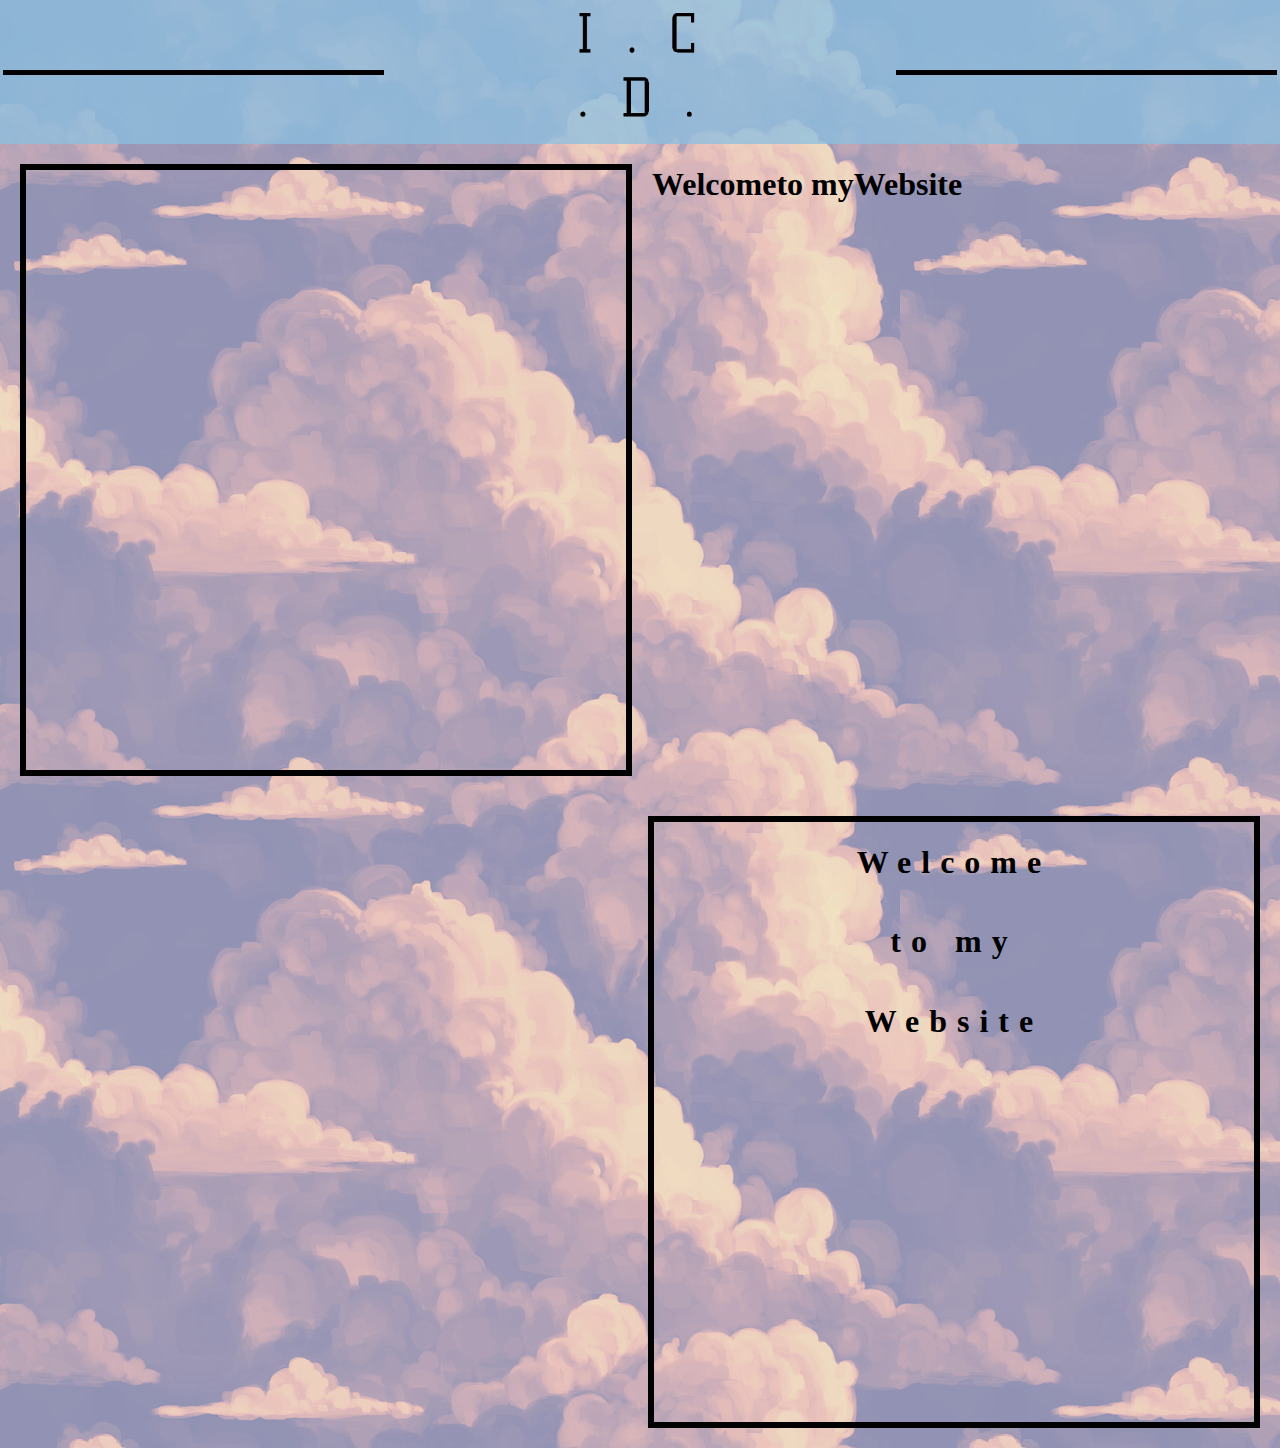
<file: ICD/ICDMAIN/main1.html>
<!DOCTYPE html>
<html lang="en">
<head>
    <meta charset="UTF-8">
    <meta name="viewport" content="width=device-width, initial-scale=1.0">
    <title>Document</title>
    <link rel="stylesheet" href="css.css">
</head>
<body>
    
    <!-- Headder -->
    <div class="header">
        <table style="background-color: #8abfe0c0; ">
            <tr>
                <td><div class="d1" style="height:5px; background-color: black; "></div></td>
                <td><div class="d2"><img  src="logo.PNG" alt="logo" width="200px"></div></td>
                <td><div class="d3" style="height:5px; background-color: black; "></div></td>
            </tr>
        </table>
    </div>
    <!-- Headder -->

    <!-- Welcome Page -->
  <div class="content">
    <div class="welcome"></div>
            <h1>Welcome </h1> 
            <h1>to my</h1>
            <h1> Website</h1>
    </div>

    <div class="welcomejp">
        <h1>Welcome </h1> 
        <h1>to my</h1>
        <h1> Website</h1>
</div>
    
  </div>  



    <!-- Welcome Page -->


</body>
</html>
</file>
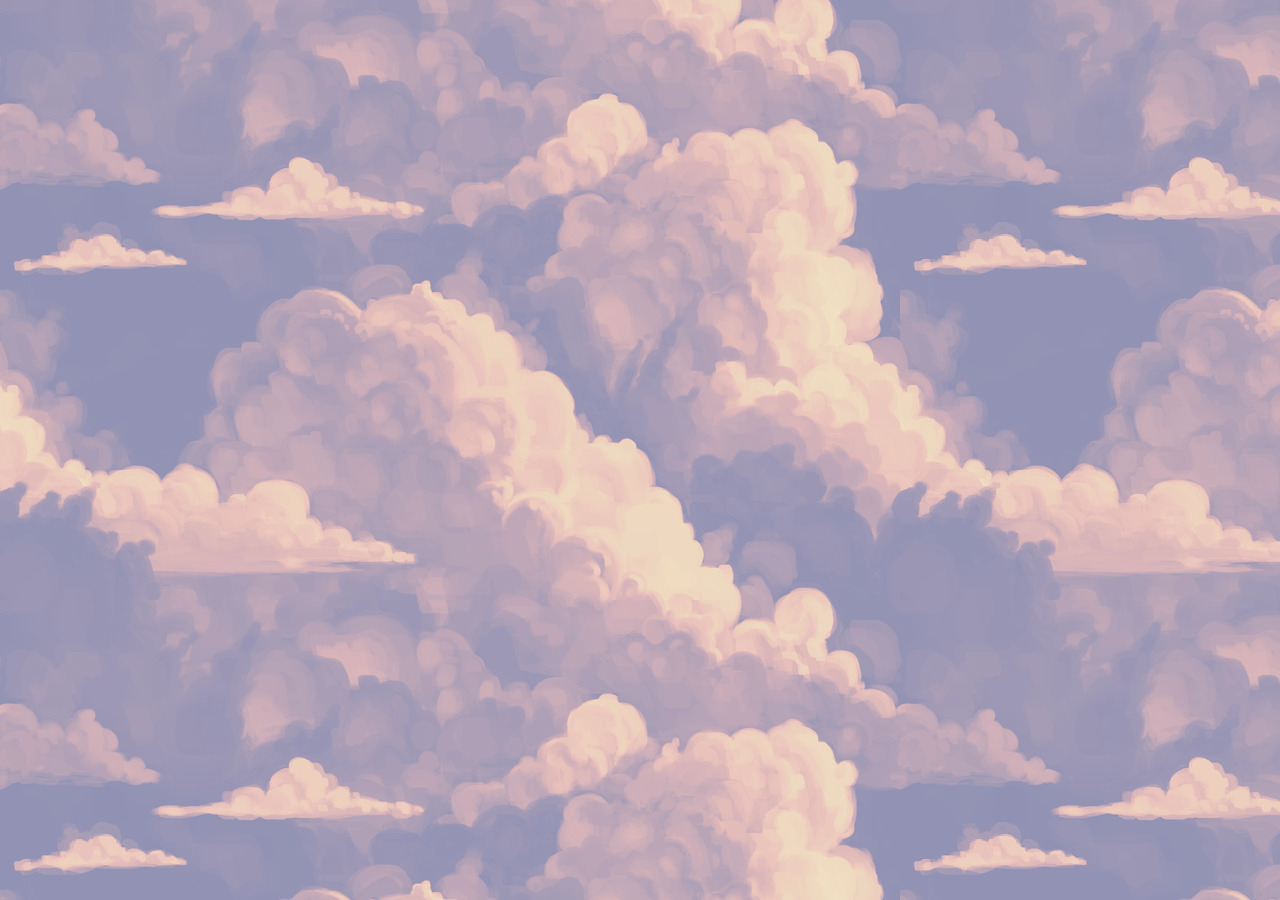
<file: ICD/ICDMAIN/main2.html>
<!DOCTYPE html>
<html lang="en">

<head>
    <meta charset="UTF-8">
    <meta name="viewport" content="width=device-width, initial-scale=1.0">
    <title>Document</title>
    <link rel="stylesheet" href="css.css">
</head>

<body>
    
    </body>

</html>
</file>
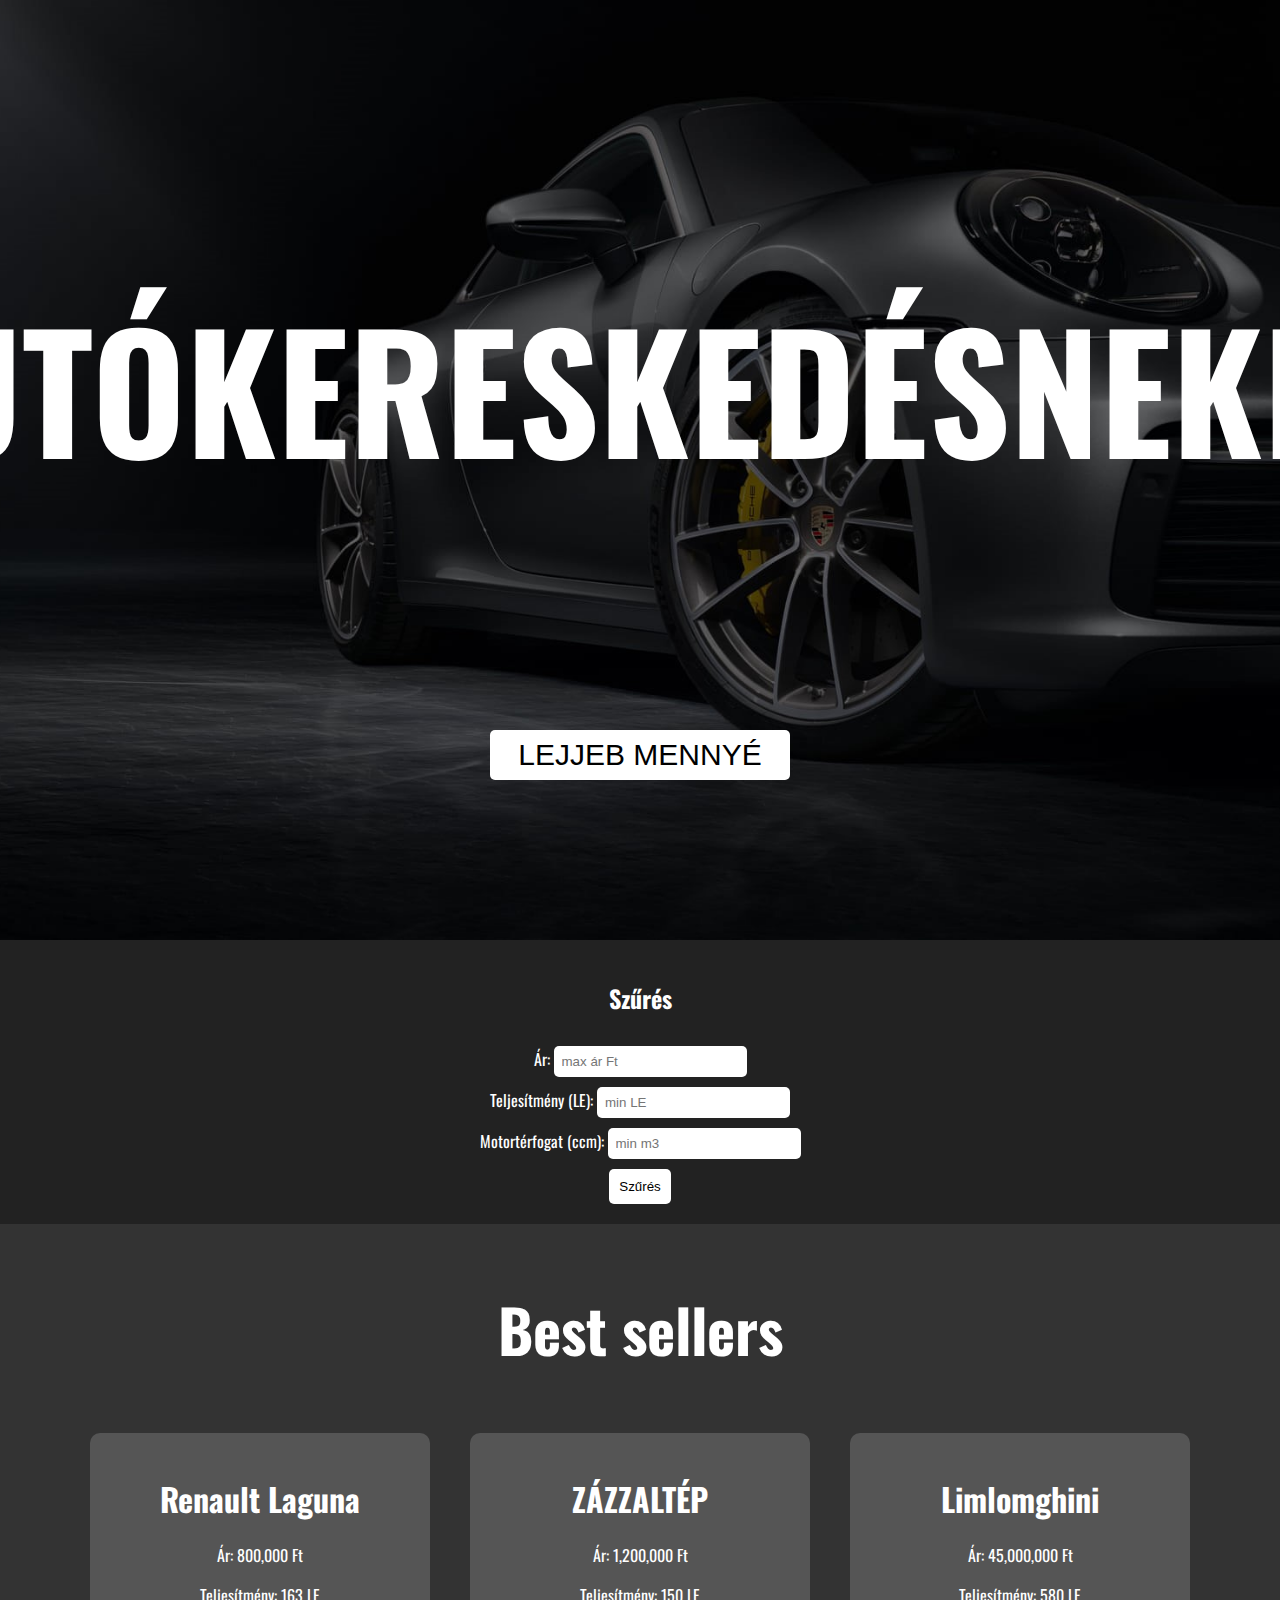
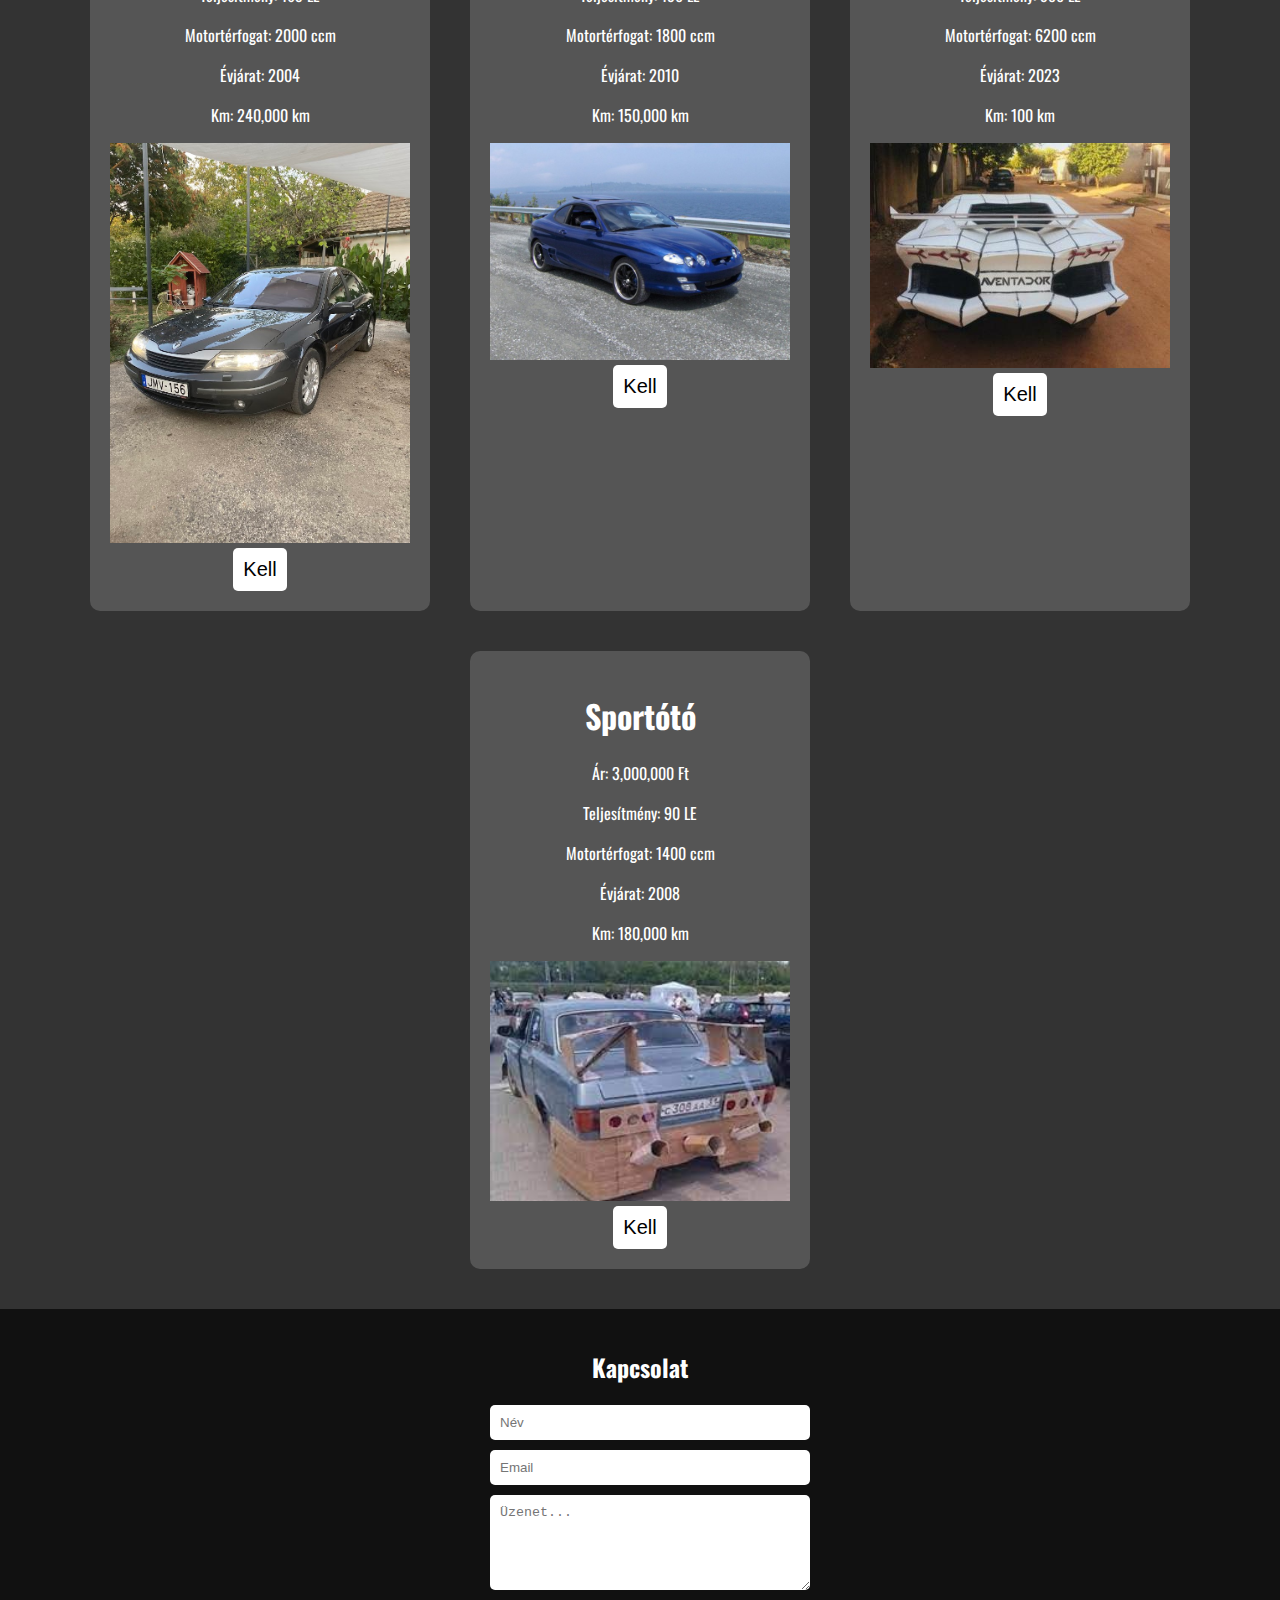
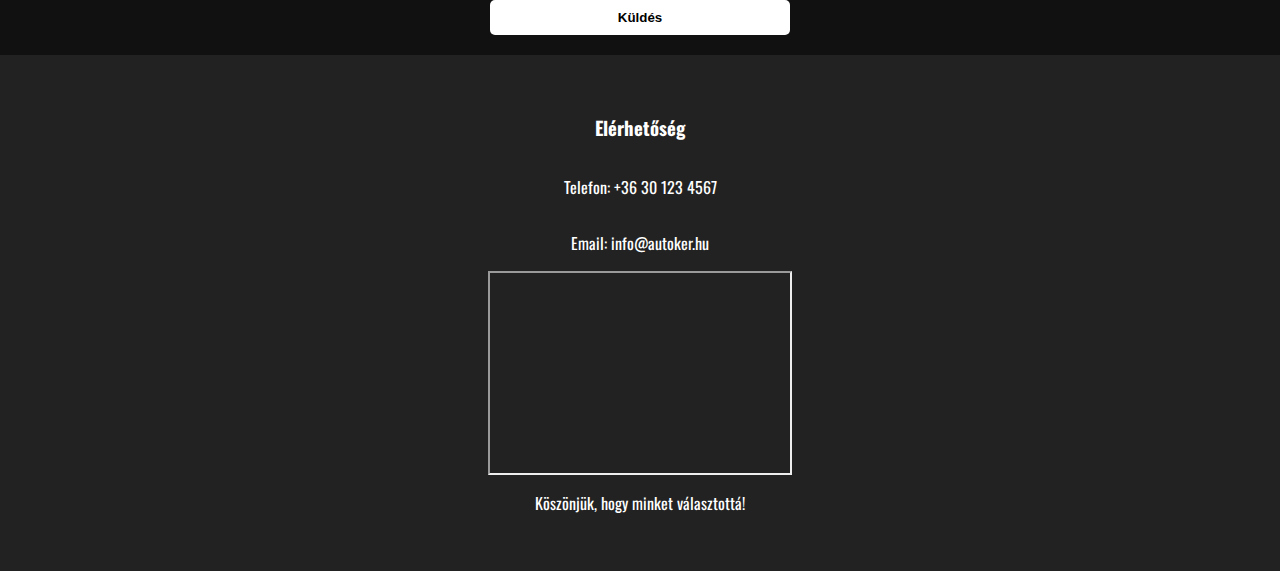
<file: FAUR_HTML/ICD_Motor.inc/HTML/autoker.html>
<!DOCTYPE html>
<html lang="hu">
<head>
    <meta charset="UTF-8">
    <meta name="viewport" content="width=device-width, initial-scale=1.0">
    <title>Autókereskedés hehe</title>
    <link rel="stylesheet" href="../CSS/autoker.css">
</head>
<body>
    <section class="section-header">
        <h1>AUTÓKERESKEDÉSNEKIJE</h1><br>
        <button><a href="#2">LEJJEB MENNYÉ</a></button>
    </section>

    <!-- Szűrő -->
    <section class="filter-section">
        <h2>Szűrés</h2>
        <label>Ár: <input type="number" id="priceFilter" placeholder="max ár Ft"></label>
        <label>Teljesítmény (LE): <input type="number" id="powerFilter" placeholder="min LE"> </label>
        <label>Motortérfogat (ccm): <input type="number" id="engineFilter" placeholder="min m3"></label>
        <button onclick="applyFilter()">Szűrés</button>
    </section>

    <!-- Autók -->
    <section class="section-content" id="2">
        <h1 id="nagy">Best sellers</h1>
        <div class="content" id="carContainer">
            <!-- Ide jönnek majd dinamikusan az autók -->
        </div>
    </section>

    <!-- Kapcsolat -->
    <section class="section-contact">
        <h2>Kapcsolat</h2>
        <form>
            <input type="text" placeholder="Név" required>
            <input type="email" placeholder="Email" required>
            <textarea placeholder="Üzenet..." rows="5" required></textarea>
            <button type="submit">Küldés</button>
        </form>
    </section>

    <!-- Elérhetőség -->
    <section class="section-footer">
        <h3>Elérhetőség</h3>
        <p>Telefon: +36 30 123 4567</p>
        <p>Email: info@autoker.hu</p>
        <iframe src="https://maps.google.com/maps?q=Budapest&t=&z=13&ie=UTF8&iwloc=&output=embed" width="300" height="200"></iframe>
        <p>Köszönjük, hogy minket választottá!</p>
    </section>

    <script src="../JS/script.js"></script>
</body>
</html>
</file>
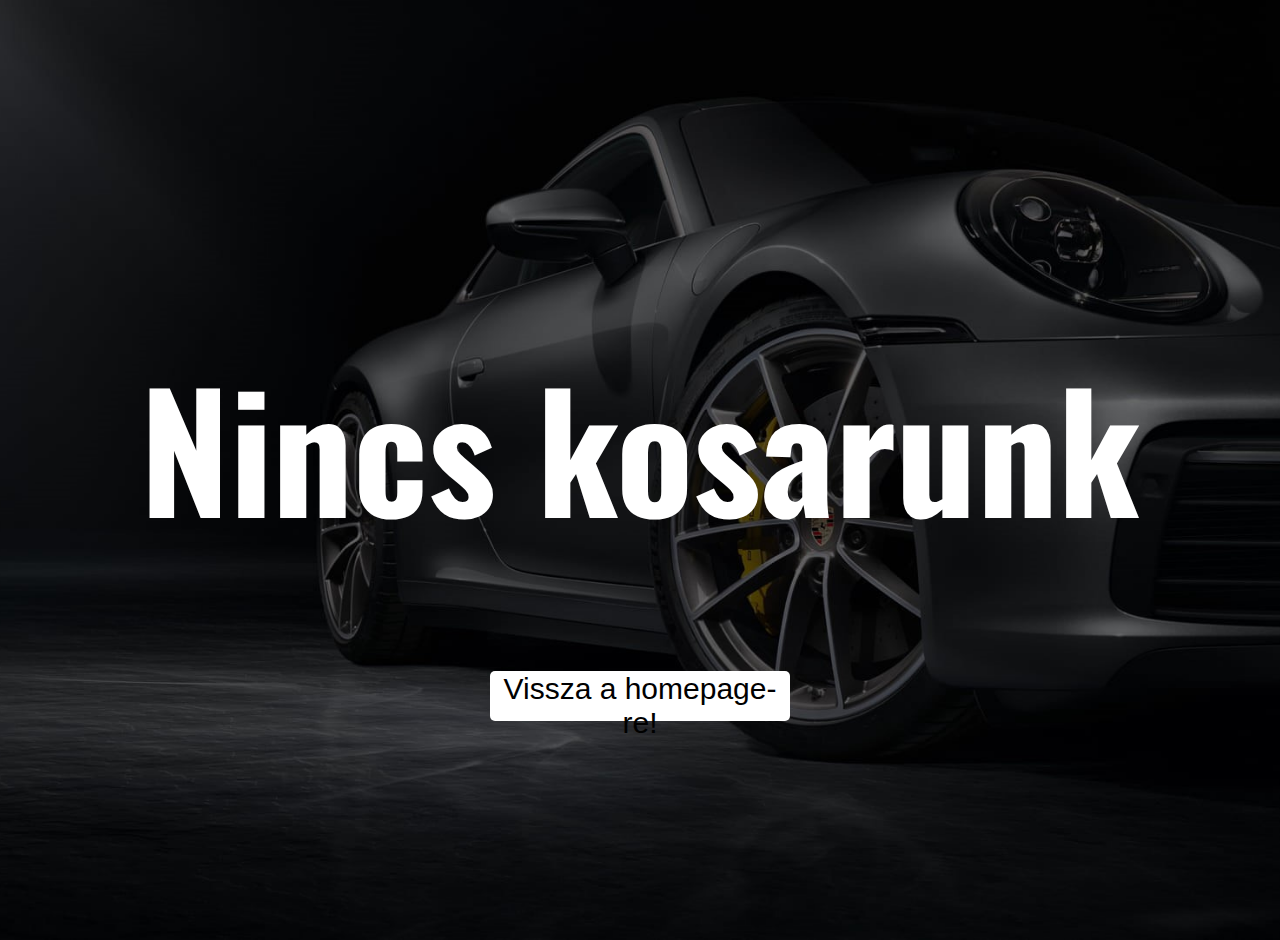
<file: FAUR_HTML/ICD_Motor.inc/HTML/kosar.html>
<!DOCTYPE html>
<html lang="en">
<head>
    <meta charset="UTF-8">
    <meta name="viewport" content="width=device-width, initial-scale=1.0">
    <title>Document</title>
    <link rel="stylesheet" href="../CSS/autoker.css">
</head>
<body>
    <section class="section-header">
        <h1>Nincs kosarunk</h1>
        <button id="bittodujo"><a href="autoker.html">Vissza a homepage-re!</a></button>
    </section>
</body>
</html>
</file>
<file: ICD/ICDMAIN/css.css>
body{

background-image: url(back.jpg);

margin:0px;
}

td{
    width: 1000px;
    
}

.d2{

    align-items: center;
    display: flex;
    justify-content: center;

}

.welcome{
border-color: black;
border: 6px solid;
margin: 20px;
height: 600px;
width: 600px;
text-align: center;
letter-spacing: 10px;
display: flex;
align-content: space-between;
flex-direction: column;
}

.welcomejp{
    border-color: black;
    border: 6px solid;
    margin: 20px;
    height: 600px;
    width: 600px;
    text-align: center;
    letter-spacing: 10px;
    display: flex;
    align-content: space-between;
    flex-direction: column;
    float: right;
    }

.content{
    display: flex;
    flex-direction: row;
}
</file>
<file: FAUR_HTML/ICD_Motor.inc/CSS/autoker.css>
@import url('https://fonts.googleapis.com/css2?family=Oswald:wght@200..700&display=swap');

html {
    scroll-behavior: smooth;
}

body {
    margin: 0;
    font-family: "Oswald", sans-serif;
    background: #111;
    color: white;
}

section {
    display: grid;
    place-content: center;
    place-items: center;
    padding: 20px;
    text-align: center;
}

.section-header {
    background: url(../IMG/header.jpg) no-repeat center center/cover;
    font-size: 80px;
    font-weight: 600;
    min-height: 100vh;
    color: white;
}

.section-header button {
    height: 50px;
    width: 300px;
    background: rgb(255, 255, 255);
    color: rgb(0, 0, 0);
    border: none;
    border-radius: 5px;
    font-size: 30px;
}

a {
    text-decoration: none;
    color: inherit;
}

.section-content {
    background: #333;
    min-height: 100vh;
}

#nagy {
    font-size: 60px;
    color: white;
}

.content {
    display: flex;
    flex-wrap: wrap;
    justify-content: center;
}

.card {
    background: #555;
    margin: 20px;
    padding: 20px;
    width: 300px;
    border-radius: 10px;
    color: white;
}

.card img {
    width: 100%;
    height: auto;
}

.card button {
    background: rgb(255, 255, 255);
    color: rgb(0, 0, 0);
    border: none;
    padding: 10px;
    font-size: 20px;
    border-radius: 5px;
}

.section-contact form {
    display: grid;
    gap: 10px;
    width: 300px;
}

.section-contact input, .section-contact textarea {
    padding: 10px;
    border: none;
    border-radius: 5px;
    width: 100%;
}

.section-contact button {
    padding: 10px;
    background: white;
    color: black;
    border: none;
    border-radius: 5px;
    font-weight: bold;
}

.section-footer {
    background: #222;
    padding: 40px;
    font-size: 16px;
}

.filter-section {
    background: #222;
    padding: 20px;
    display: grid;
    gap: 10px;
    justify-content: center;
}
.filter-section input {
    padding: 8px;
    border-radius: 5px;
    border: none;
}
.filter-section button {
    padding: 10px;
    border: none;
    background: white;
    color: black;
    border-radius: 5px;
    cursor: pointer;
}
</file>
